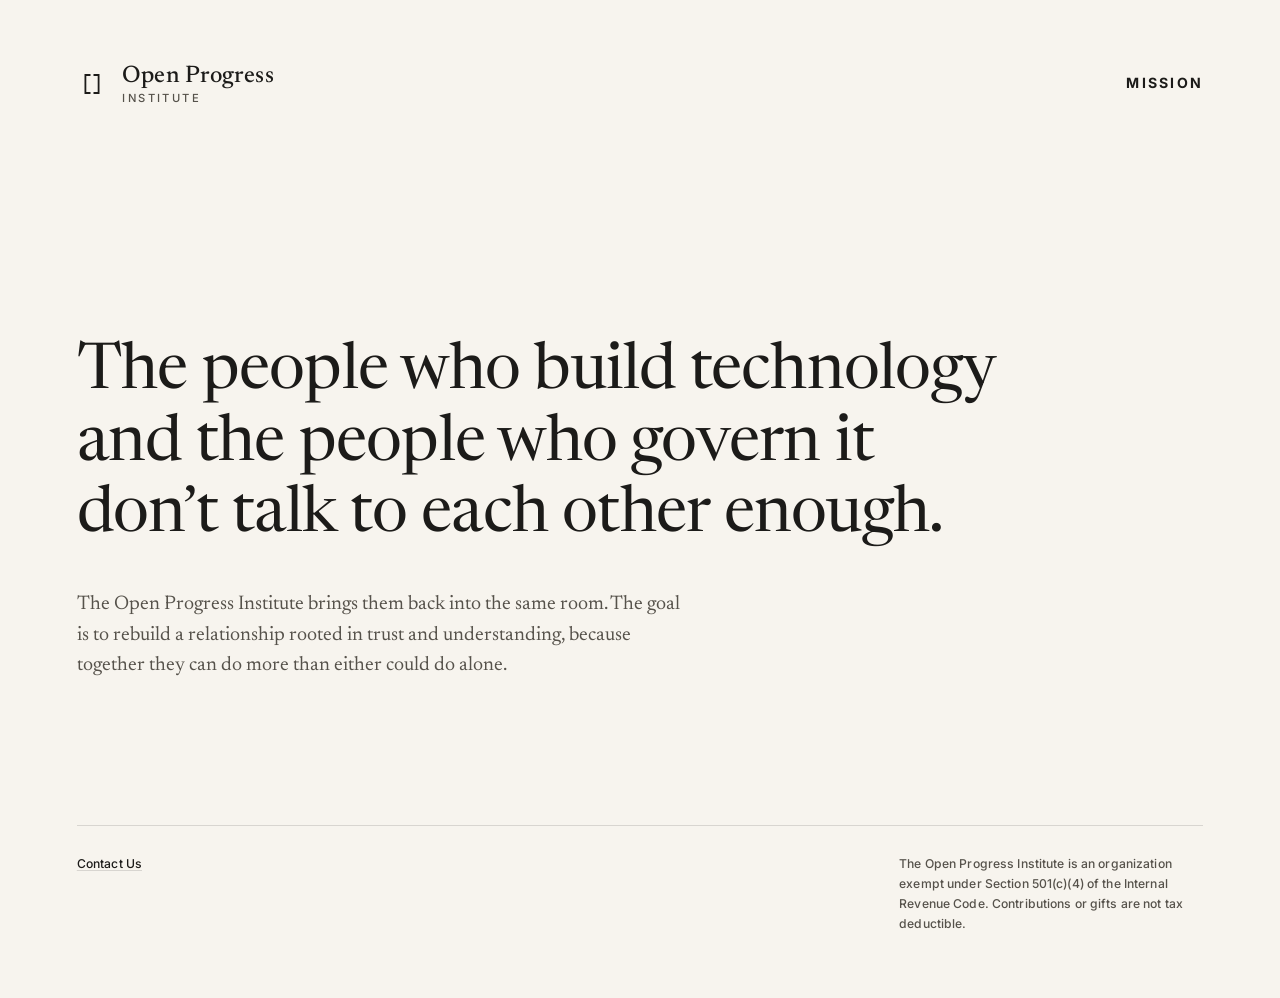
<file: index.html>
<!DOCTYPE html>
<html lang="en">
<head>
  <meta charset="utf-8">
  <meta name="viewport" content="width=device-width, initial-scale=1">
  <title>Open Progress Institute</title>
  <meta name="description" content="The Open Progress Institute brings the people who build technology and the people who govern it back into the same room.">
  <meta name="theme-color" content="#F7F4EE">
  <link rel="icon" href="favicon.svg" type="image/svg+xml">

  <link rel="preconnect" href="https://fonts.googleapis.com">
  <link rel="preconnect" href="https://fonts.gstatic.com" crossorigin>
  <link href="https://fonts.googleapis.com/css2?family=Inter:wght@500;700&family=Newsreader:wght@400;500&display=swap" rel="stylesheet">
  <link rel="stylesheet" href="styles.css">
</head>
<body>
  <header class="masthead">
    <a class="masthead-link" href="index.html" aria-label="Open Progress Institute — home">
      <svg class="mark" viewBox="0 0 100 100" fill="none" xmlns="http://www.w3.org/2000/svg" stroke="currentColor" stroke-width="6" stroke-linecap="square" aria-hidden="true" focusable="false">
        <path d="M42 20 H28 V80 H42"/>
        <path d="M58 20 H72 V80 H58"/>
      </svg>
      <span class="lockup">
        <span class="wordmark">Open Progress</span>
        <span class="institute">Institute</span>
      </span>
    </a>
    <nav class="topnav" aria-label="Primary">
      <a class="nav-link" href="mission.html">Mission</a>
    </nav>
  </header>

  <main>
    <h1 class="headline">The people who build technology and the people who govern it don&rsquo;t talk to each other enough.</h1>
    <p class="subhead">The Open Progress Institute brings them back into the same room. The goal is to rebuild a relationship rooted in trust and understanding, because together they can do more than either could do alone.</p>
  </main>

  <footer class="colophon">
    <address class="contact">
      <a href="mailto:hello@opi.us">Contact Us</a>
    </address>
    <p class="legal">
      <small>The Open Progress Institute is an organization exempt under Section 501(c)(4) of the Internal Revenue Code. Contributions or gifts are not tax deductible.</small>
    </p>
  </footer>
</body>
</html>
</file>
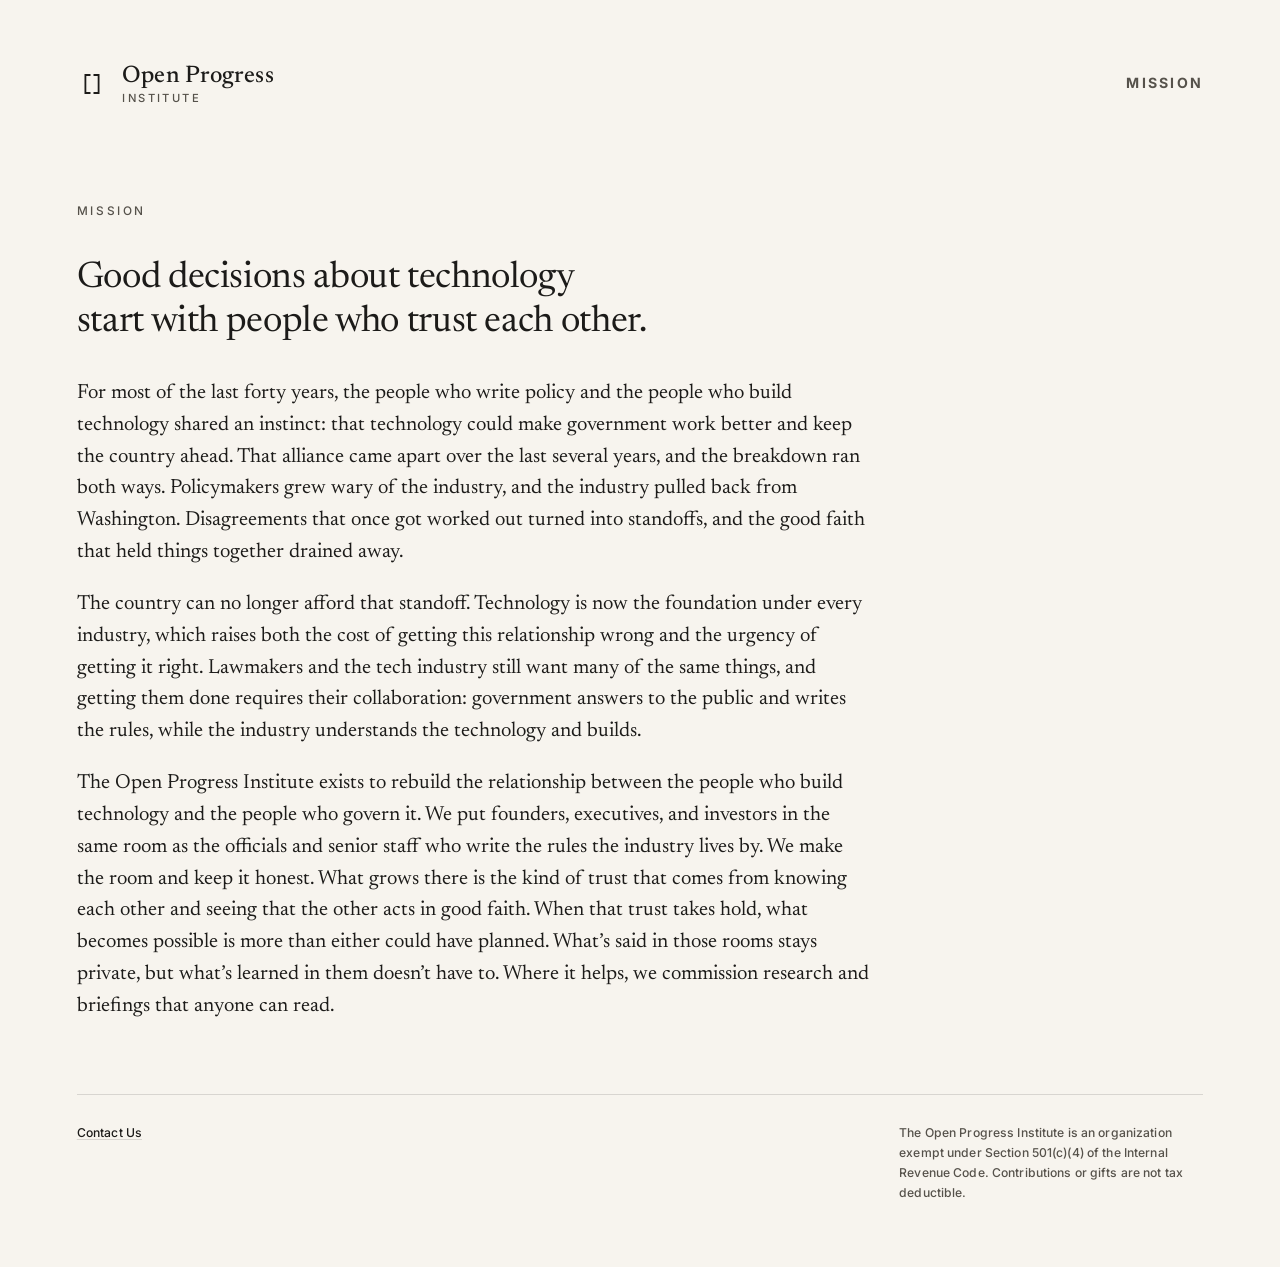
<file: mission.html>
<!DOCTYPE html>
<html lang="en">
<head>
  <meta charset="utf-8">
  <meta name="viewport" content="width=device-width, initial-scale=1">
  <title>Mission — Open Progress Institute</title>
  <meta name="description" content="The Open Progress Institute puts the people who build technology and the people who govern it in the same room, because good decisions about technology start with trust.">
  <meta name="theme-color" content="#F7F4EE">
  <link rel="icon" href="favicon.svg" type="image/svg+xml">

  <link rel="preconnect" href="https://fonts.googleapis.com">
  <link rel="preconnect" href="https://fonts.gstatic.com" crossorigin>
  <link href="https://fonts.googleapis.com/css2?family=Inter:wght@500;700&family=Newsreader:wght@400;500&display=swap" rel="stylesheet">
  <link rel="stylesheet" href="styles.css">
</head>
<body>
  <header class="masthead">
    <a class="masthead-link" href="index.html" aria-label="Open Progress Institute — home">
      <svg class="mark" viewBox="0 0 100 100" fill="none" xmlns="http://www.w3.org/2000/svg" stroke="currentColor" stroke-width="6" stroke-linecap="square" aria-hidden="true" focusable="false">
        <path d="M42 20 H28 V80 H42"/>
        <path d="M58 20 H72 V80 H58"/>
      </svg>
      <span class="lockup">
        <span class="wordmark">Open Progress</span>
        <span class="institute">Institute</span>
      </span>
    </a>
    <nav class="topnav" aria-label="Primary">
      <span class="nav-link is-current" aria-current="page">Mission</span>
    </nav>
  </header>

  <main class="mission">
    <p class="eyebrow">Mission</p>
    <div class="prose">
      <p class="lead">Good decisions about technology start with people who trust each other.</p>
      <p>For most of the last forty years, the people who write policy and the people who build technology shared an instinct: that technology could make government work better and keep the country ahead. That alliance came apart over the last several years, and the breakdown ran both ways. Policymakers grew wary of the industry, and the industry pulled back from Washington. Disagreements that once got worked out turned into standoffs, and the good faith that held things together drained away.</p>
      <p>The country can no longer afford that standoff. Technology is now the foundation under every industry, which raises both the cost of getting this relationship wrong and the urgency of getting it right. Lawmakers and the tech industry still want many of the same things, and getting them done requires their collaboration: government answers to the public and writes the rules, while the industry understands the technology and builds.</p>
      <p>The Open Progress Institute exists to rebuild the relationship between the people who build technology and the people who govern it. We put founders, executives, and investors in the same room as the officials and senior staff who write the rules the industry lives by. We make the room and keep it honest. What grows there is the kind of trust that comes from knowing each other and seeing that the other acts in good faith. When that trust takes hold, what becomes possible is more than either could have planned. What&rsquo;s said in those rooms stays private, but what&rsquo;s learned in them doesn&rsquo;t have to. Where it helps, we commission research and briefings that anyone can read.</p>
    </div>
  </main>

  <footer class="colophon">
    <address class="contact">
      <a href="mailto:hello@opi.us">Contact Us</a>
    </address>
    <p class="legal">
      <small>The Open Progress Institute is an organization exempt under Section 501(c)(4) of the Internal Revenue Code. Contributions or gifts are not tax deductible.</small>
    </p>
  </footer>
</body>
</html>
</file>
<file: styles.css>
:root {
  --bg: #F7F4EE;
  --ink: #1C1B19;
  --muted: #56524B;
  --hairline: rgba(28, 27, 25, 0.14);
  --accent: #2E3A4B;

  --serif: "Newsreader", Georgia, "Times New Roman", serif;
  --sans: "Inter", system-ui, -apple-system, "Segoe UI", sans-serif;
}

*,
*::before,
*::after { box-sizing: border-box; }

html { -webkit-text-size-adjust: 100%; }

body {
  margin: 0;
  min-height: 100vh;
  display: flex;
  flex-direction: column;
  background: var(--bg);
  color: var(--ink);
  font-family: var(--serif);
  font-weight: 400;
  line-height: 1.5;
  -webkit-font-smoothing: antialiased;
  -moz-osx-font-smoothing: grayscale;
  text-rendering: optimizeLegibility;
  padding: clamp(2rem, 5vw, 4.5rem) clamp(1.5rem, 6vw, 6rem) clamp(2rem, 5vw, 4.5rem);
}

/* ---- Header / wordmark ---- */
.masthead {
  display: flex;
  align-items: center;
  justify-content: space-between;
  gap: 1.5rem;
}

.masthead-link {
  display: inline-flex;
  align-items: center;
  gap: clamp(0.7rem, 1.2vw, 1rem);
  text-decoration: none;
  color: var(--ink);
}

/* Top-right link, in line with the wordmark */
.nav-link {
  font-family: var(--sans);
  font-weight: 700;
  font-size: clamp(0.8rem, 1.1vw, 0.95rem);
  letter-spacing: 0.16em;
  text-transform: uppercase;
  color: var(--ink);
  text-decoration: none;
  text-underline-offset: 0.22em;
  text-decoration-thickness: 1px;
  transition: color 0.2s ease;
}

.nav-link:hover {
  color: var(--accent);
  text-decoration: underline;
  text-decoration-color: var(--accent);
}

.nav-link:focus-visible {
  outline: 2px solid var(--accent);
  outline-offset: 4px;
  border-radius: 1px;
}

.nav-link.is-current {
  color: var(--muted);
  cursor: default;
}

.masthead-link:focus-visible {
  outline: 2px solid var(--accent);
  outline-offset: 6px;
  border-radius: 2px;
}

.mark {
  flex: none;
  display: block;
  width: 30px;
  height: 30px;
  color: var(--ink);
}

.lockup {
  display: flex;
  flex-direction: column;
  line-height: 1;
}

.wordmark {
  font-family: var(--serif);
  font-weight: 500;
  font-size: clamp(1.2rem, 2vw, 1.5rem);
  letter-spacing: 0.005em;
  color: var(--ink);
}

.institute {
  margin-top: 0.42em;
  font-family: var(--sans);
  font-weight: 500;
  font-size: clamp(0.6rem, 1vw, 0.7rem);
  letter-spacing: 0.22em;
  text-transform: uppercase;
  color: var(--muted);
}

/* ---- Landing statement ---- */
main {
  margin-top: clamp(5rem, 26vh, 15rem);
  margin-bottom: clamp(4rem, 16vh, 10rem);
}

.headline {
  margin: 0;
  font-family: var(--serif);
  font-weight: 400;
  font-size: clamp(2.2rem, 5.2vw, 4rem);
  line-height: 1.12;
  letter-spacing: -0.012em;
  max-width: 27ch;
  text-wrap: balance;

  animation: rise 1.9s cubic-bezier(0.22, 0.61, 0.36, 1) both;
}

.subhead {
  margin: clamp(1.5rem, 3vw, 2.25rem) 0 0;
  font-family: var(--serif);
  font-weight: 400;
  font-size: clamp(1.05rem, 1.55vw, 1.32rem);
  line-height: 1.55;
  color: var(--muted);
  max-width: 55ch;
  text-wrap: pretty;
}

@keyframes rise {
  from { opacity: 0; }
  to   { opacity: 1; }
}

@media (prefers-reduced-motion: reduce) {
  .headline,
  .mission { animation: none; }
}

/* ---- Mission ---- */
main.mission {
  margin-top: clamp(3rem, 11vh, 6.5rem);
  margin-bottom: 0;
  animation: rise 1.4s cubic-bezier(0.22, 0.61, 0.36, 1) both;
}

.eyebrow {
  margin: 0 0 clamp(1.5rem, 3vw, 2.25rem);
  font-family: var(--sans);
  font-weight: 500;
  font-size: clamp(0.66rem, 0.95vw, 0.74rem);
  letter-spacing: 0.22em;
  text-transform: uppercase;
  color: var(--muted);
}

.prose {
  max-width: 88ch;
}

.prose p {
  margin: 0 0 1em;
  font-family: var(--serif);
  font-weight: 400;
  font-size: clamp(1.1rem, 1.6vw, 1.35rem);
  line-height: 1.55;
  color: var(--ink);
  text-wrap: pretty;
}

.prose p:last-child { margin-bottom: 0; }

/* Confident opening line */
.prose .lead {
  max-width: 32ch;
  margin-bottom: 0.9em;
  font-size: clamp(1.6rem, 3vw, 2.3rem);
  line-height: 1.2;
  letter-spacing: -0.01em;
  text-wrap: balance;
}

/* ---- Footer / colophon ---- */
.mission + .colophon {
  margin-top: clamp(3rem, 8vh, 5rem);
}

.colophon {
  margin-top: auto;
  padding-top: clamp(1.25rem, 2.5vw, 1.75rem);
  border-top: 1px solid var(--hairline);
  font-family: var(--sans);
  font-weight: 500;
  font-size: clamp(0.72rem, 0.95vw, 0.8rem);
  line-height: 1.65;
  letter-spacing: 0.01em;
  color: var(--muted);
  display: flex;
  flex-wrap: wrap;
  gap: 0.5rem clamp(2rem, 6vw, 5rem);
  align-items: baseline;
  justify-content: space-between;
}

.colophon .contact {
  font-style: normal;
  display: flex;
  flex-direction: column;
  gap: 0.35em;
}

.colophon a {
  color: var(--ink);
  text-decoration: underline;
  text-decoration-thickness: 1px;
  text-underline-offset: 0.18em;
  text-decoration-color: var(--hairline);
  transition: color 0.2s ease, text-decoration-color 0.2s ease;
}

.colophon a:hover {
  color: var(--accent);
  text-decoration-color: var(--accent);
}

.colophon a:focus-visible {
  outline: 2px solid var(--accent);
  outline-offset: 3px;
  border-radius: 1px;
}

.colophon .legal {
  margin: 0;
  max-width: 38ch;
  text-align: left;
}

.colophon .legal small {
  display: block;
  font-size: inherit;
}

@media (max-width: 34rem) {
  .colophon { justify-content: flex-start; }
}
</file>
